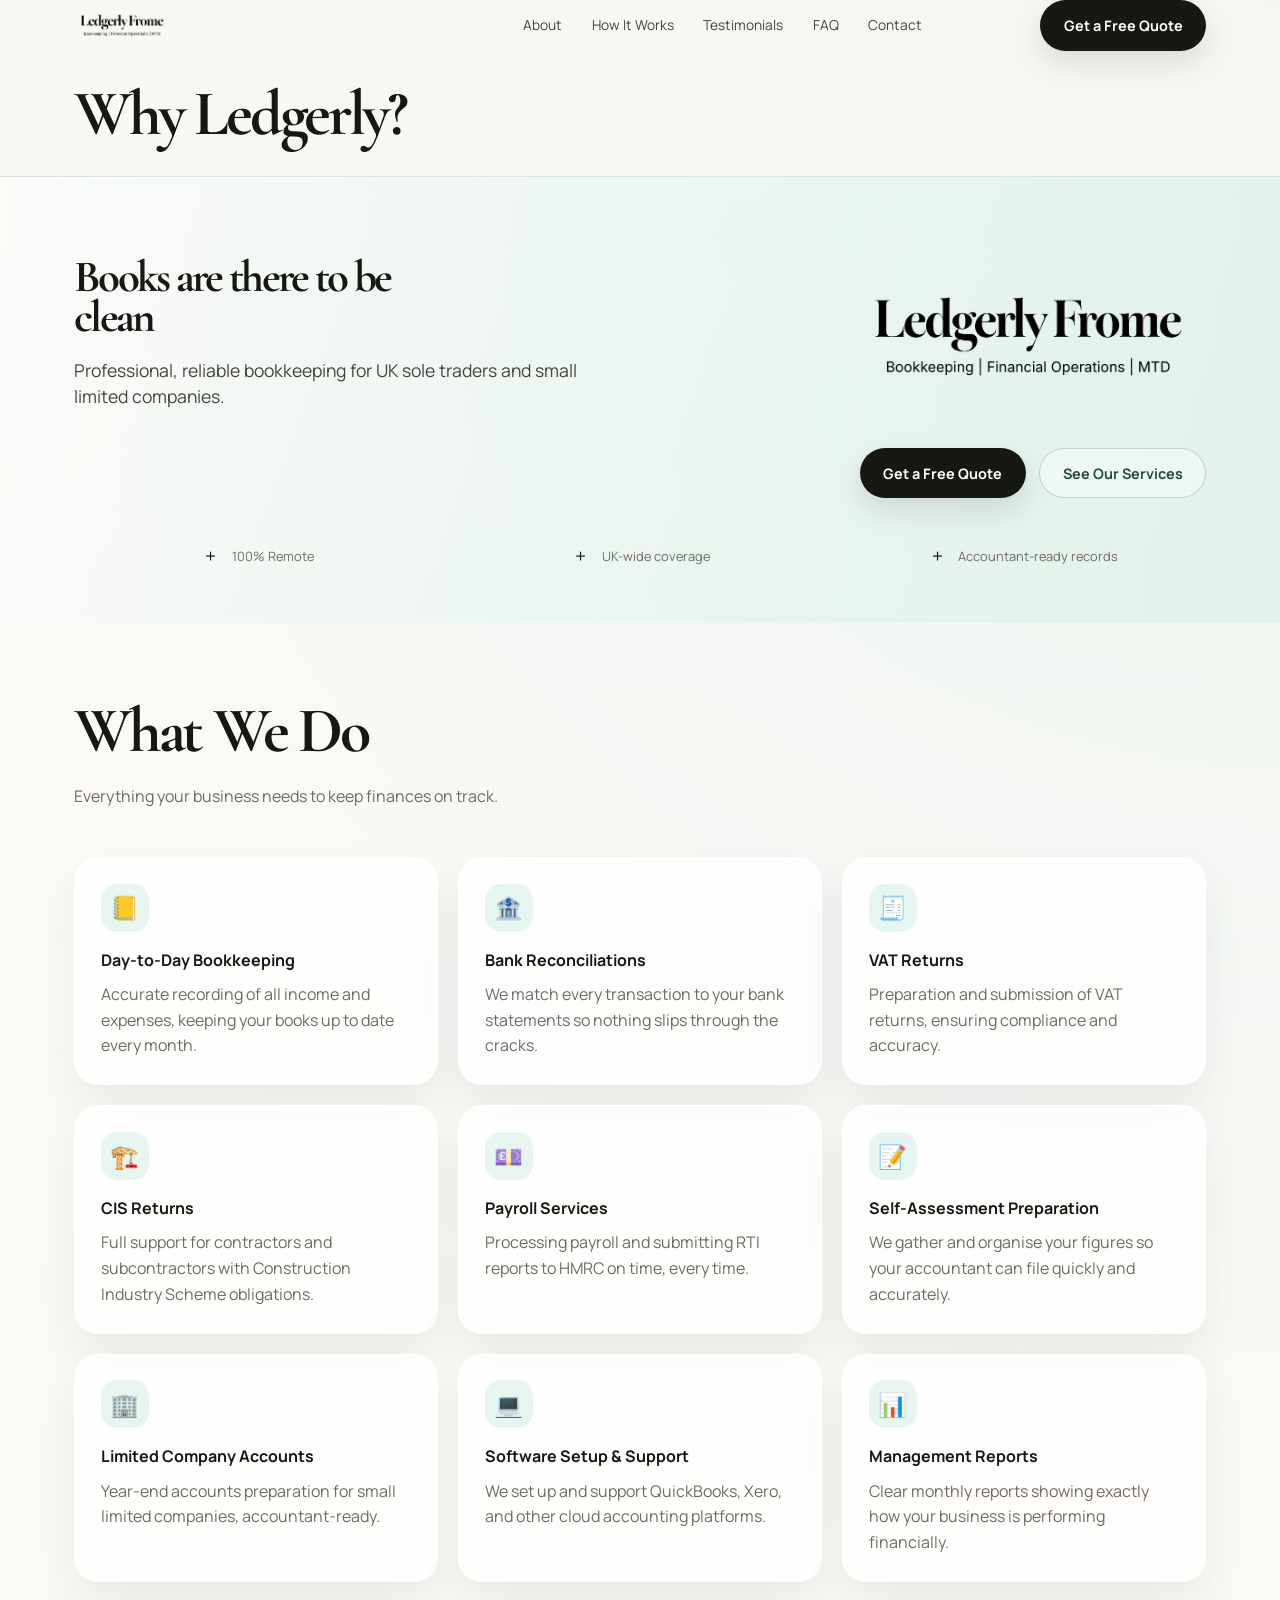
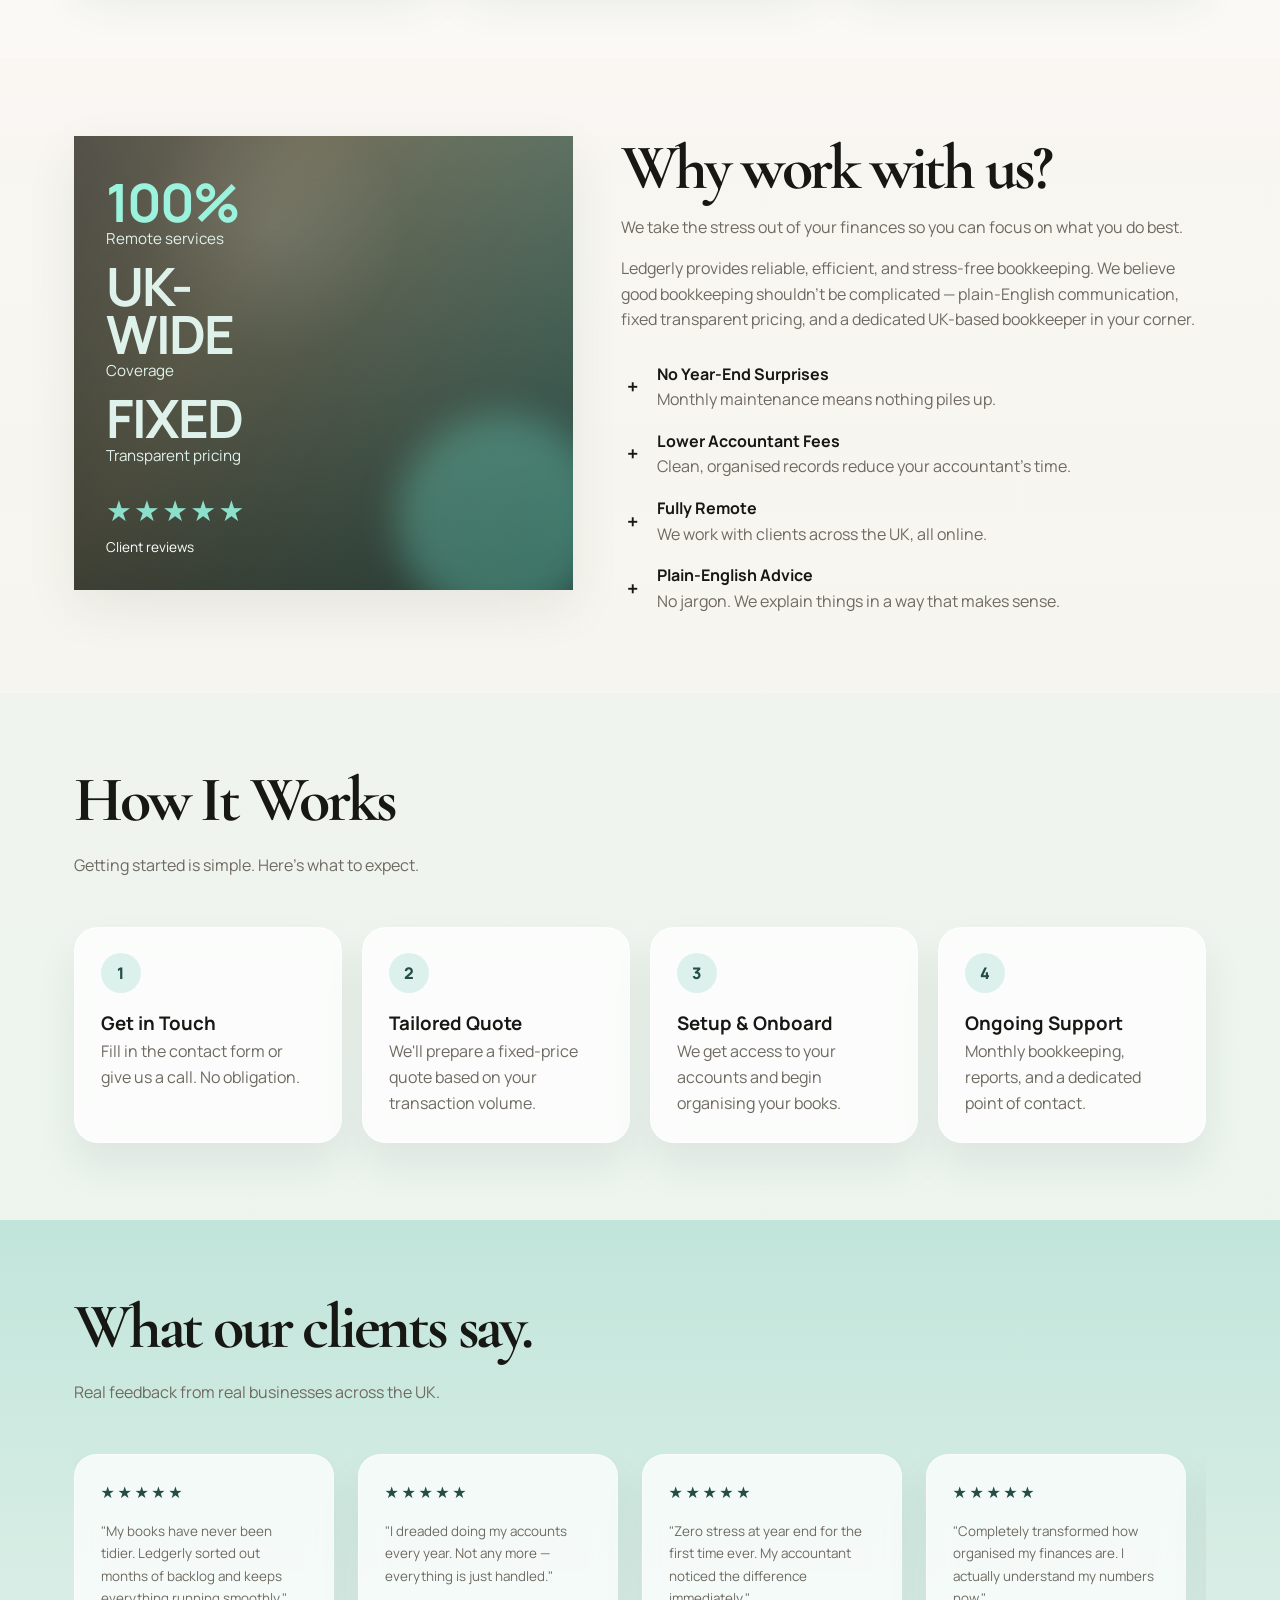
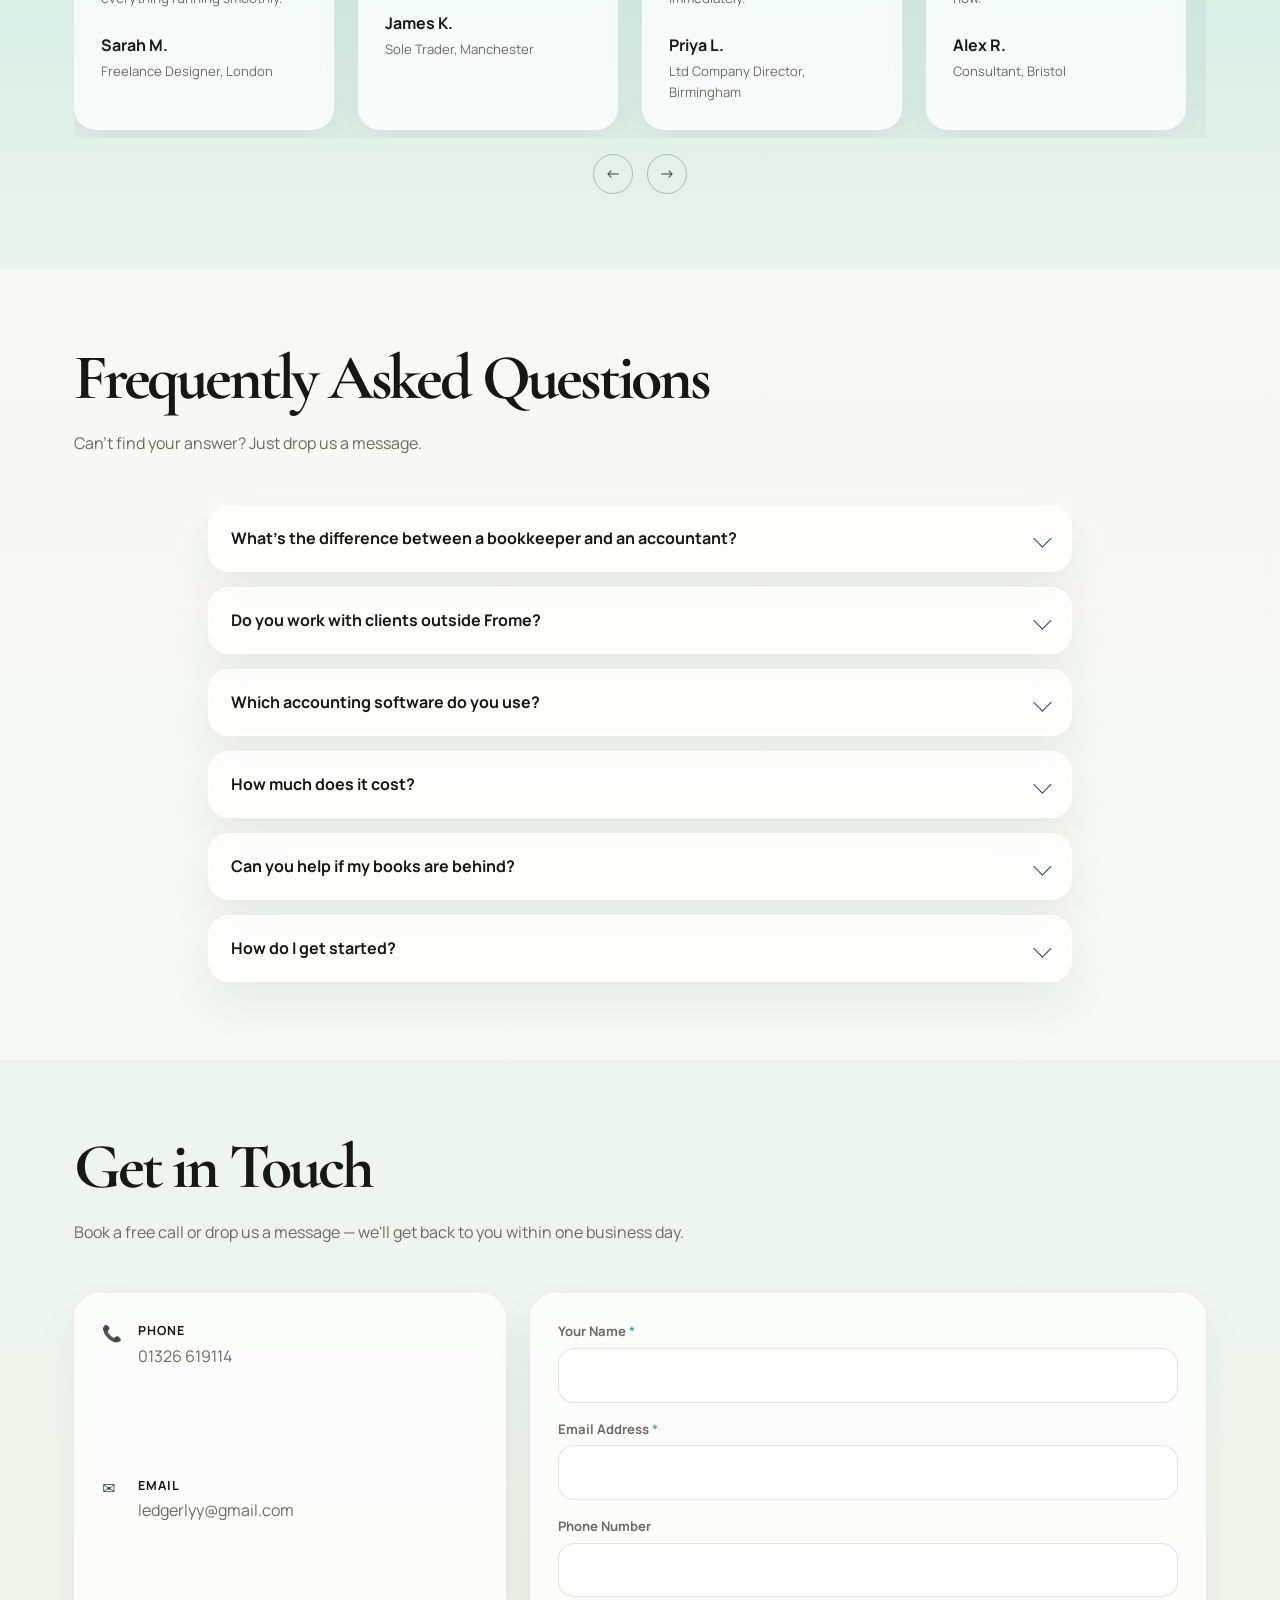
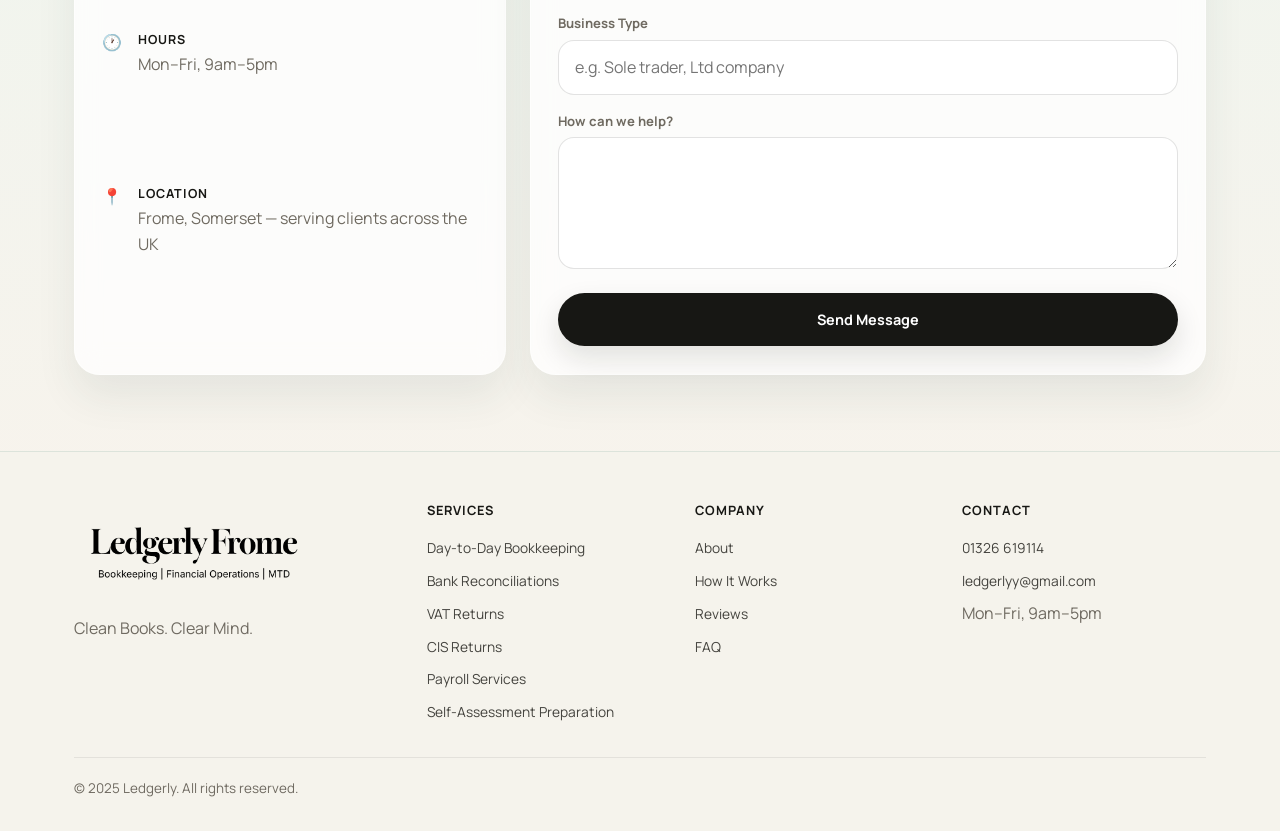
<file: index.html>
<!DOCTYPE html>
<html lang="en">
<head>
  <meta charset="UTF-8" />
  <meta name="viewport" content="width=device-width, initial-scale=1.0" />
  <title>Ledgerly — Professional Bookkeeping in Frome &amp; across the UK</title>
  <meta name="description" content="Reliable, remote bookkeeping for sole traders and small limited companies. Fixed-price packages. Based in Frome, Somerset." />
  <link rel="preconnect" href="https://fonts.googleapis.com" />
  <link rel="preconnect" href="https://fonts.gstatic.com" crossorigin />
  <link href="https://fonts.googleapis.com/css2?family=Cormorant+Garamond:wght@500;600;700&family=Manrope:wght@400;500;600;700;800&display=swap" rel="stylesheet" />
  <link rel="stylesheet" href="static/style.css" />
  <link rel="icon" type="image/x-icon" href="static/favicon.ico" />
  <link rel="apple-touch-icon" href="static/logo-icon.png" />
</head>
<body>

<!-- ── Navigation ──────────────────────────────────────────────────────── -->
<header class="nav" id="nav">
  <div class="container nav__inner">
    <a href="#" class="nav__logo">
      <img src="static/logo.png" alt="Ledgerly" class="nav__logo-img nav__logo-img--mark" />
    </a>
    <nav class="nav__links" aria-label="Main navigation">
      <a href="#about">About</a>
      <a href="#how-it-works">How It Works</a>
      <a href="#reviews">Testimonials</a>
      <a href="#faq">FAQ</a>
      <a href="#contact">Contact</a>
    </nav>
    <a href="#contact" class="btn btn-primary nav__cta">Get a Free Quote</a>
      <h2 class="section-heading">Why Ledgerly?</h2>
      <span></span><span></span><span></span>
    </button>
  </div>
  <div class="nav__mobile" id="mobile-menu" role="navigation" aria-label="Mobile navigation">
    <a href="#about">About</a>
    <a href="#how-it-works">How It Works</a>
    <a href="#reviews">Testimonials</a>
    <a href="#faq">FAQ</a>
    <a href="#contact">Contact</a>
    <a href="#contact" class="btn btn-primary">Get a Free Quote</a>
  </div>
</header>

<main>

<!-- ── Hero ────────────────────────────────────────────────────────────── -->
<section class="hero" id="hero">
  <div class="container hero__inner">
    <img src="static/logo.png" alt="Ledgerly" class="hero__brand-logo" data-edit-image="main_logo" />
    <div class="hero__content">
      <h1>Books are there to be clean</h1>
      <p class="hero__sub">Professional, reliable bookkeeping for UK sole traders and small limited companies.</p>
    </div>
    <aside class="hero__aside" aria-label="Business summary">
      <div class="hero__ctas">
        <a href="#contact" class="btn btn-primary" data-edit="hero_cta1_label" data-edit-href="hero_cta1_href">
          Get a Free Quote
        </a>
        <a href="#services" class="btn btn-secondary" data-edit="hero_cta2_label" data-edit-href="hero_cta2_href">
          See Our Services
        </a>
      </div>
    </aside>
  </div>
  <div class="container hero__badges">
    <span class="badge">100% Remote</span>
    <span class="badge">UK-wide coverage</span>
    <span class="badge">Accountant-ready records</span>
  </div>
</section>

<!-- ── Services ────────────────────────────────────────────────────────── -->
<section class="services" id="services">
  <div class="container">
    <div class="section-header">
      <h2 class="section-heading">What We Do</h2>
      <p class="section-sub">Everything your business needs to keep finances on track.</p>
    </div>
    <div class="services__grid">
      
      <article class="service-card">
        <div class="service-card__icon">📒</div>
        <h3>Day-to-Day Bookkeeping</h3>
        <p>Accurate recording of all income and expenses, keeping your books up to date every month.</p>
      </article>
      
      <article class="service-card">
        <div class="service-card__icon">🏦</div>
        <h3>Bank Reconciliations</h3>
        <p>We match every transaction to your bank statements so nothing slips through the cracks.</p>
      </article>
      
      <article class="service-card">
        <div class="service-card__icon">🧾</div>
        <h3>VAT Returns</h3>
        <p>Preparation and submission of VAT returns, ensuring compliance and accuracy.</p>
      </article>
      
      <article class="service-card">
        <div class="service-card__icon">🏗️</div>
        <h3>CIS Returns</h3>
        <p>Full support for contractors and subcontractors with Construction Industry Scheme obligations.</p>
      </article>
      
      <article class="service-card">
        <div class="service-card__icon">💷</div>
        <h3>Payroll Services</h3>
        <p>Processing payroll and submitting RTI reports to HMRC on time, every time.</p>
      </article>
      
      <article class="service-card">
        <div class="service-card__icon">📝</div>
        <h3>Self-Assessment Preparation</h3>
        <p>We gather and organise your figures so your accountant can file quickly and accurately.</p>
      </article>
      
      <article class="service-card">
        <div class="service-card__icon">🏢</div>
        <h3>Limited Company Accounts</h3>
        <p>Year-end accounts preparation for small limited companies, accountant-ready.</p>
      </article>
      
      <article class="service-card">
        <div class="service-card__icon">💻</div>
        <h3>Software Setup &amp; Support</h3>
        <p>We set up and support QuickBooks, Xero, and other cloud accounting platforms.</p>
      </article>
      
      <article class="service-card">
        <div class="service-card__icon">📊</div>
        <h3>Management Reports</h3>
        <p>Clear monthly reports showing exactly how your business is performing financially.</p>
      </article>
      
    </div>
  </div>
</section>

<!-- ── About ────────────────────────────────────────────────────────────── -->
<section class="about" id="about">
  <div class="container about__inner">
    <div class="about__visual" aria-hidden="true">
      <div class="about__panel">
        <div class="about__panel-glow"></div>
        <div class="about__stat about__stat--primary"><strong>100%</strong><span>Remote services</span></div>
        <div class="about__stat"><strong>UK-WIDE</strong><span>Coverage</span></div>
        <div class="about__stat"><strong>FIXED</strong><span>Transparent pricing</span></div>
        <div class="about__reviews">★★★★★ <span>Client reviews</span></div>
      </div>
    </div>
    <div class="about__text">
      <h2 class="section-heading">Why work with us?</h2>
      <p class="section-sub">We take the stress out of your finances so you can focus on what you do best.</p>
      <p class="about__body">Ledgerly provides reliable, efficient, and stress-free bookkeeping. We believe good bookkeeping shouldn&#39;t be complicated — plain-English communication, fixed transparent pricing, and a dedicated UK-based bookkeeper in your corner.</p>
      <ul class="about__points">
        
        <li class="about-point">
          <span class="about-point__icon">+</span>
          <div>
            <h4>No Year-End Surprises</h4>
            <p>Monthly maintenance means nothing piles up.</p>
          </div>
        </li>
        
        <li class="about-point">
          <span class="about-point__icon">+</span>
          <div>
            <h4>Lower Accountant Fees</h4>
            <p>Clean, organised records reduce your accountant&#39;s time.</p>
          </div>
        </li>
        
        <li class="about-point">
          <span class="about-point__icon">+</span>
          <div>
            <h4>Fully Remote</h4>
            <p>We work with clients across the UK, all online.</p>
          </div>
        </li>
        
        <li class="about-point">
          <span class="about-point__icon">+</span>
          <div>
            <h4>Plain-English Advice</h4>
            <p>No jargon. We explain things in a way that makes sense.</p>
          </div>
        </li>
        
      </ul>
    </div>
  </div>
</section>

<!-- ── How It Works ─────────────────────────────────────────────────────── -->
<section class="how-it-works" id="how-it-works">
  <div class="container">
    <div class="section-header">
      <h2 class="section-heading">How It Works</h2>
      <p class="section-sub">Getting started is simple. Here&#39;s what to expect.</p>
    </div>
    <div class="steps">
      
      <div class="step">
        <div class="step__num">1</div>
        <h3>Get in Touch</h3>
        <p>Fill in the contact form or give us a call. No obligation.</p>
      </div>
      
      <div class="step">
        <div class="step__num">2</div>
        <h3>Tailored Quote</h3>
        <p>We&#39;ll prepare a fixed-price quote based on your transaction volume.</p>
      </div>
      
      <div class="step">
        <div class="step__num">3</div>
        <h3>Setup &amp; Onboard</h3>
        <p>We get access to your accounts and begin organising your books.</p>
      </div>
      
      <div class="step">
        <div class="step__num">4</div>
        <h3>Ongoing Support</h3>
        <p>Monthly bookkeeping, reports, and a dedicated point of contact.</p>
      </div>
      
    </div>
  </div>
</section>

<!-- ── Reviews ──────────────────────────────────────────────────────────── -->
<section class="reviews" id="reviews">
  <div class="container">
    <div class="section-header">
      <h2 class="section-heading">What our clients say.</h2>
      <p class="section-sub">Real feedback from real businesses across the UK.</p>
    </div>
    <div class="reviews__carousel">
    <div class="reviews__track" id="reviews-track">
      
      <article class="review-card">
        <div class="review-card__stars">★★★★★</div>
        <p class="review-card__text">"My books have never been tidier. Ledgerly sorted out months of backlog and keeps everything running smoothly."</p>
        <div class="review-card__author">
          <strong>Sarah M.</strong>
          <span>Freelance Designer, London</span>
        </div>
      </article>
      
      <article class="review-card">
        <div class="review-card__stars">★★★★★</div>
        <p class="review-card__text">"I dreaded doing my accounts every year. Not any more — everything is just handled."</p>
        <div class="review-card__author">
          <strong>James K.</strong>
          <span>Sole Trader, Manchester</span>
        </div>
      </article>
      
      <article class="review-card">
        <div class="review-card__stars">★★★★★</div>
        <p class="review-card__text">"Zero stress at year end for the first time ever. My accountant noticed the difference immediately."</p>
        <div class="review-card__author">
          <strong>Priya L.</strong>
          <span>Ltd Company Director, Birmingham</span>
        </div>
      </article>
      
      <article class="review-card">
        <div class="review-card__stars">★★★★★</div>
        <p class="review-card__text">"Completely transformed how organised my finances are. I actually understand my numbers now."</p>
        <div class="review-card__author">
          <strong>Alex R.</strong>
          <span>Consultant, Bristol</span>
        </div>
      </article>
      
      <article class="review-card">
        <div class="review-card__stars">★★★★★</div>
        <p class="review-card__text">"Reduced my bookkeeping headaches massively. Highly recommended for any online business."</p>
        <div class="review-card__author">
          <strong>Emma T.</strong>
          <span>E-commerce Owner, Leeds</span>
        </div>
      </article>
      
      <article class="review-card">
        <div class="review-card__stars">★★★★★</div>
        <p class="review-card__text">"Clear pricing, responsive communication, and they really know their stuff with CIS."</p>
        <div class="review-card__author">
          <strong>Tom B.</strong>
          <span>Contractor, Edinburgh</span>
        </div>
      </article>
      
    </div>
    </div>
    <div class="reviews__controls" aria-label="Testimonial navigation">
      <button class="reviews__nav" type="button" data-review-scroll="prev" aria-label="Scroll testimonials left">←</button>
      <button class="reviews__nav" type="button" data-review-scroll="next" aria-label="Scroll testimonials right">→</button>
    </div>
  </div>
</section>

<!-- ── FAQ ──────────────────────────────────────────────────────────────── -->
<section class="faq" id="faq">
  <div class="container">
    <div class="section-header">
      <h2 class="section-heading">Frequently Asked Questions</h2>
      <p class="section-sub">Can&#39;t find your answer? Just drop us a message.</p>
    </div>
    <ul class="faq__list">
      
      <li class="faq-item">
        <button class="faq-item__q" aria-expanded="false">
          What&#39;s the difference between a bookkeeper and an accountant?
          <span class="arrow" aria-hidden="true"></span>
        </button>
        <div class="faq-item__a"><p>A bookkeeper records and organises your day-to-day financial transactions. An accountant typically uses that data to file tax returns and give strategic advice. We get your books in shape so your accountant can work faster (and cheaper).</p></div>
      </li>
      
      <li class="faq-item">
        <button class="faq-item__q" aria-expanded="false">
          Do you work with clients outside Frome?
          <span class="arrow" aria-hidden="true"></span>
        </button>
        <div class="faq-item__a"><p>Absolutely — we&#39;re fully remote and work with clients all across the UK. Everything is handled securely online.</p></div>
      </li>
      
      <li class="faq-item">
        <button class="faq-item__q" aria-expanded="false">
          Which accounting software do you use?
          <span class="arrow" aria-hidden="true"></span>
        </button>
        <div class="faq-item__a"><p>We primarily work with QuickBooks and Xero, but we&#39;re happy to work with your existing software or help you choose the right one.</p></div>
      </li>
      
      <li class="faq-item">
        <button class="faq-item__q" aria-expanded="false">
          How much does it cost?
          <span class="arrow" aria-hidden="true"></span>
        </button>
        <div class="faq-item__a"><p>Pricing is fixed and tailored to your business based on monthly transaction volume. We&#39;ll give you a clear quote before you commit — no hidden fees.</p></div>
      </li>
      
      <li class="faq-item">
        <button class="faq-item__q" aria-expanded="false">
          Can you help if my books are behind?
          <span class="arrow" aria-hidden="true"></span>
        </button>
        <div class="faq-item__a"><p>Yes — catch-up bookkeeping is something we do regularly. We&#39;ll work through the backlog and bring everything up to date.</p></div>
      </li>
      
      <li class="faq-item">
        <button class="faq-item__q" aria-expanded="false">
          How do I get started?
          <span class="arrow" aria-hidden="true"></span>
        </button>
        <div class="faq-item__a"><p>Simply fill in the contact form below or give us a call. We&#39;ll arrange a free, no-obligation chat to understand your needs.</p></div>
      </li>
      
    </ul>
  </div>
</section>

<!-- ── Contact ──────────────────────────────────────────────────────────── -->
<section class="contact" id="contact">
  <div class="container">
    <div class="section-header">
      <h2 class="section-heading">Get in Touch</h2>
      <p class="section-sub">Book a free call or drop us a message — we&#39;ll get back to you within one business day.</p>
    </div>
    <div class="contact__inner">

      <!-- Details -->
      <div class="contact__info">
        <div class="contact__detail">
          <span class="contact__detail-icon">📞</span>
          <div>
            <h4>Phone</h4>
            <a href="tel:01326619114">01326 619114</a>
          </div>
        </div>
        <div class="contact__detail">
          <span class="contact__detail-icon">✉️</span>
          <div>
            <h4>Email</h4>
            <a href="mailto:ledgerlyy@gmail.com">ledgerlyy@gmail.com</a>
          </div>
        </div>
        <div class="contact__detail">
          <span class="contact__detail-icon">🕐</span>
          <div><h4>Hours</h4><p>Mon–Fri, 9am–5pm</p></div>
        </div>
        <div class="contact__detail">
          <span class="contact__detail-icon">📍</span>
          <div><h4>Location</h4><p>Frome, Somerset — serving clients across the UK</p></div>
        </div>
      </div>

      <!-- Form -->
      
      
        
      
      <div class="contact__form">
        
          
        
        <form action="mailto:ledgerlyy@gmail.com" method="POST">
          <div class="form-group">
            <label for="name">Your Name <span style="color:var(--mint-500)">*</span></label>
            <input type="text" id="name" name="name" required />
          </div>
          <div class="form-group">
            <label for="email">Email Address <span style="color:var(--mint-500)">*</span></label>
            <input type="email" id="email" name="email" required />
          </div>
          <div class="form-group">
            <label for="phone">Phone Number</label>
            <input type="tel" id="phone" name="phone" />
          </div>
          <div class="form-group">
            <label for="business">Business Type</label>
            <input type="text" id="business" name="business" placeholder="e.g. Sole trader, Ltd company" />
          </div>
          <div class="form-group">
            <label for="message">How can we help?</label>
            <textarea id="message" name="message" rows="4"></textarea>
          </div>
          <button type="submit" class="btn btn-primary form-submit" style="width:100%;justify-content:center;padding:.9rem">
            Send Message
          </button>
        </form>
      </div>

    </div>
  </div>
</section>

</main>

<!-- ── Footer ───────────────────────────────────────────────────────────── -->
<footer class="footer">
  <div class="container">
    <div class="footer__inner">
      <div class="footer__brand">
        <img src="static/logo.png" alt="Ledgerly" class="footer__logo-img" />
        <p>Clean Books. Clear Mind.</p>
      </div>
      <div class="footer__col">
        <h4>Services</h4>
        <ul>
          
          <li><a href="#services">Day-to-Day Bookkeeping</a></li>
          
          <li><a href="#services">Bank Reconciliations</a></li>
          
          <li><a href="#services">VAT Returns</a></li>
          
          <li><a href="#services">CIS Returns</a></li>
          
          <li><a href="#services">Payroll Services</a></li>
          
          <li><a href="#services">Self-Assessment Preparation</a></li>
          
        </ul>
      </div>
      <div class="footer__col">
        <h4>Company</h4>
        <ul>
          <li><a href="#about">About</a></li>
          <li><a href="#how-it-works">How It Works</a></li>
          <li><a href="#reviews">Reviews</a></li>
          <li><a href="#faq">FAQ</a></li>
        </ul>
      </div>
      <div class="footer__col">
        <h4>Contact</h4>
        <ul>
          <li><a href="tel:01326619114">01326 619114</a></li>
          <li><a href="mailto:ledgerlyy@gmail.com">ledgerlyy@gmail.com</a></li>
          <li>Mon–Fri, 9am–5pm</li>
        </ul>
      </div>
    </div>
    <div class="footer__bottom">
      <p>© 2025 Ledgerly. All rights reserved.</p>
    </div>
  </div>
</footer>

<script src="static/script.js"></script>
</body>
</html>
</file>
<file: static/style.css>
/* Ledgerly — editorial cream and seafoam theme */

:root {
  --bg-page: #f7f3ec;
  --bg-soft: #edf7f2;
  --bg-transition-start: #fbf8f3;
  --bg-transition-end: #f2f7f2;
  --bg-card: rgba(255, 255, 255, 0.74);
  --bg-card-strong: rgba(255, 255, 255, 0.9);
  --ink-900: #171714;
  --ink-700: #44433e;
  --ink-500: #6f6a61;
  --line: rgba(23, 23, 20, 0.1);
  --mint-100: #dff1eb;
  --mint-200: #bfe5dc;
  --mint-400: #70bfae;
  --mint-500: #4fa896;
  --mint-700: #254c45;
  --white: #ffffff;
  --shadow-soft: 0 18px 48px rgba(31, 45, 39, 0.08);
  --shadow-card: 0 22px 40px rgba(38, 66, 58, 0.08);
  --radius-lg: 2rem;
  --radius-md: 1.25rem;
  --radius-pill: 999px;
  --max-w: 1180px;
  --transition: 0.22s ease;
  --font-body: 'Manrope', system-ui, sans-serif;
  --font-display: 'Cormorant Garamond', Georgia, serif;
}

*, *::before, *::after { box-sizing: border-box; margin: 0; padding: 0; }

html { scroll-behavior: smooth; }

body {
  font-family: var(--font-body);
  color: var(--ink-700);
  background:
    radial-gradient(circle at top right, rgba(111, 204, 183, 0.18), transparent 28%),
    linear-gradient(180deg, var(--bg-transition-start) 0%, #f7f4ee 30%, var(--bg-transition-end) 100%);
  line-height: 1.6;
  -webkit-font-smoothing: antialiased;
}

img { max-width: 100%; display: block; }
a { color: inherit; text-decoration: none; }
ul { list-style: none; }
button { cursor: pointer; border: none; background: none; font: inherit; }

.container {
  max-width: var(--max-w);
  margin-inline: auto;
  padding-inline: 1.5rem;
}

.section-heading {
  font-family: var(--font-display);
  font-size: clamp(2.4rem, 5vw, 4rem);
  line-height: 0.96;
  letter-spacing: -0.05em;
  color: var(--ink-900);
}

.section-sub {
  margin-top: 1rem;
  max-width: 48rem;
  color: var(--ink-500);
  font-size: 1rem;
}

.section-header {
  display: grid;
  gap: 0.4rem;
  margin-bottom: 3rem;
}

.btn {
  display: inline-flex;
  align-items: center;
  justify-content: center;
  min-height: 3rem;
  padding: 0.8rem 1.4rem;
  border-radius: var(--radius-pill);
  border: 1px solid transparent;
  font-size: 0.9rem;
  font-weight: 700;
  transition: transform var(--transition), background-color var(--transition), border-color var(--transition), color var(--transition), box-shadow var(--transition);
  white-space: nowrap;
}

.btn:hover {
  transform: translateY(-1px);
}

.btn-primary {
  background: var(--ink-900);
  color: var(--white);
  box-shadow: 0 12px 28px rgba(23, 23, 20, 0.12);
}

.btn-primary:hover {
  background: #000;
}

.btn-secondary {
  background: rgba(255, 255, 255, 0.4);
  border-color: rgba(23, 23, 20, 0.18);
  color: var(--mint-700);
}

.btn-secondary:hover {
  background: rgba(255, 255, 255, 0.68);
}

.nav {
  position: sticky;
  top: 0;
  z-index: 100;
  backdrop-filter: blur(14px);
  background: rgba(251, 248, 243, 0.82);
  border-bottom: 1px solid rgba(87, 143, 130, 0.18);
}

.nav__inner {
  display: grid;
  grid-template-columns: auto 1fr auto;
  align-items: center;
  gap: 2rem;
  min-height: 4.7rem;
}

.nav__logo {
  display: inline-flex;
  align-items: center;
}

.nav__logo-img {
  height: 38px;
  width: auto;
}

.nav__logo-img--mark {
  height: 42px;
}

.nav__links {
  display: flex;
  justify-content: center;
  gap: clamp(1rem, 2.3vw, 2rem);
}

.nav__links a,
.nav__mobile a,
.footer__col ul a {
  color: var(--ink-700);
  font-size: 0.86rem;
  transition: color var(--transition), opacity var(--transition);
}

.nav__links a:hover,
.nav__mobile a:hover,
.footer__col ul a:hover {
  color: var(--mint-700);
}

.nav__cta {
  justify-self: end;
}

.nav__hamburger {
  display: none;
  flex-direction: column;
  gap: 5px;
  justify-self: end;
}

.nav__hamburger span {
  width: 24px;
  height: 1.5px;
  border-radius: var(--radius-pill);
  background: var(--ink-900);
}

.nav__mobile {
  display: none;
  flex-direction: column;
  gap: 0.25rem;
  padding: 0 1.5rem 1.25rem;
  background: rgba(251, 248, 243, 0.96);
}

.nav__mobile.open { display: flex; }

.nav__mobile a {
  padding: 0.65rem 0;
}

.nav__mobile .btn {
  margin-top: 0.5rem;
  width: 100%;
}

.hero {
  position: relative;
  padding: 3rem 0 2.5rem;
  overflow: hidden;
}

.hero::before {
  content: "";
  position: absolute;
  inset: 0;
  background:
    radial-gradient(circle at 78% 35%, rgba(87, 188, 164, 0.28), transparent 0 22%),
    linear-gradient(110deg, rgba(255, 255, 255, 0.55), rgba(223, 241, 235, 0.82));
  pointer-events: none;
}

.hero__inner {
  position: relative;
  display: grid;
  grid-template-columns: minmax(0, 1.15fr) minmax(220px, 0.55fr);
  grid-template-areas:
    "content brand"
    "content aside";
  gap: 2rem;
  align-items: start;
  padding-block: 2rem 3rem;
}

.hero__content {
  grid-area: content;
  max-width: 42rem;
}

.hero__eyebrow {
  margin-bottom: 1.1rem;
  color: var(--ink-500);
  font-size: 0.8rem;
  letter-spacing: 0.08em;
  text-transform: uppercase;
}

.hero h1 {
  max-width: 12ch;
  font-family: var(--font-display);
  font-size: clamp(3.6rem, 8.8vw, 5.6rem);
  line-height: 0.9;
  letter-spacing: -0.06em;
  color: var(--ink-900);
}

.hero__sub {
  max-width: 34rem;
  margin-top: 1.2rem;
  color: var(--ink-700);
  font-size: clamp(1rem, 2.1vw, 1.1rem);
  line-height: 1.5;
}

.hero__ctas {
  display: flex;
  flex-wrap: wrap;
  gap: 0.85rem;
  margin-top: 2rem;
}

.hero__aside .hero__ctas {
  margin-top: 0;
  justify-content: center;
}

.hero__aside {
  grid-area: aside;
  align-self: start;
  justify-self: end;
  display: grid;
  justify-items: center;
  gap: 1.1rem;
  padding-top: 0.2rem;
  text-align: center;
}

.hero__brand-logo {
  grid-area: brand;
  width: clamp(170px, 20vw, 240px);
  justify-self: center;
}

.hero__aside-tagline {
  font-size: 0.72rem;
  letter-spacing: 0.06em;
  text-transform: uppercase;
  color: var(--ink-700);
}

.hero__badges {
  position: relative;
  display: grid;
  grid-template-columns: repeat(3, minmax(0, 1fr));
  gap: 1rem;
  padding-bottom: 1rem;
}

.badge {
  display: flex;
  align-items: center;
  justify-content: center;
  gap: 0.7rem;
  color: var(--ink-500);
  font-size: 0.8rem;
  text-align: center;
}

.badge::before {
  content: "+";
  display: inline-flex;
  align-items: center;
  justify-content: center;
  width: 1.25rem;
  height: 1.25rem;
  color: var(--ink-900);
  font-size: 1.2rem;
  line-height: 1;
}

.services,
.about,
.how-it-works,
.reviews,
.faq,
.contact {
  padding: 4.8rem 0;
}

.services {
  background: rgba(255, 255, 255, 0.38);
}

.services__grid {
  display: grid;
  grid-template-columns: repeat(3, minmax(0, 1fr));
  gap: 1.25rem;
}

.service-card,
.step,
.faq-item,
.contact__form,
.contact__info,
.review-card {
  background: var(--bg-card);
  border: 1px solid rgba(255, 255, 255, 0.58);
  box-shadow: var(--shadow-card);
  backdrop-filter: blur(12px);
}

.service-card {
  border-radius: 1.5rem;
  padding: 1.6rem;
  min-height: 100%;
}

.service-card__icon {
  display: inline-flex;
  align-items: center;
  justify-content: center;
  width: 3rem;
  height: 3rem;
  margin-bottom: 1rem;
  border-radius: 1rem;
  background: rgba(87, 188, 164, 0.14);
  font-size: 1.45rem;
}

.service-card h3,
.step h3,
.about-point h4,
.contact__detail h4,
.footer__col h4,
.review-card__author strong {
  color: var(--ink-900);
}

.service-card h3 {
  margin-bottom: 0.55rem;
  font-size: 1rem;
}

.service-card p,
.step p,
.about__body,
.about-point p,
.review-card__text,
.faq-item__a,
.contact__detail p,
.contact__detail a,
.footer__brand p,
.footer__bottom,
.footer__col ul,
.form-group label {
  color: var(--ink-500);
}

.about {
  background: linear-gradient(180deg, rgba(255, 255, 255, 0.25), rgba(255, 255, 255, 0.05));
}

.section-transition {
  background:
    radial-gradient(circle at 78% 35%, rgba(87, 188, 164, 0.28), transparent 0 22%),
    linear-gradient(110deg, #ffffff 0%, var(--section-transition-color, #edf7f2) 100%) !important;
}

.about__inner {
  display: grid;
  grid-template-columns: minmax(300px, 0.92fr) minmax(0, 1.08fr);
  gap: 3rem;
  align-items: center;
}

.about__visual {
  min-height: 30rem;
}

.about__panel {
  position: relative;
  display: grid;
  align-content: end;
  min-height: 100%;
  padding: 2rem;
  border-radius: 0;
  overflow: hidden;
  background:
    linear-gradient(180deg, rgba(0, 0, 0, 0.08), rgba(0, 0, 0, 0.52)),
    linear-gradient(135deg, rgba(61, 75, 74, 0.55), rgba(87, 188, 164, 0.42)),
    radial-gradient(circle at 40% 20%, rgba(255, 225, 200, 0.42), transparent 28%),
    linear-gradient(120deg, #7f6754 0%, #b78d67 32%, #49625e 100%);
  box-shadow: var(--shadow-soft);
}

.about__panel-glow {
  position: absolute;
  inset: auto -2rem -2rem auto;
  width: 13rem;
  height: 13rem;
  border-radius: 50%;
  background: rgba(111, 225, 199, 0.32);
  filter: blur(18px);
}

.about__stat {
  position: relative;
  z-index: 1;
  max-width: 11rem;
  margin-top: 0.7rem;
  color: var(--mint-100);
}

.about__stat strong {
  display: block;
  font-size: clamp(2.4rem, 5vw, 3.3rem);
  line-height: 0.9;
  letter-spacing: -0.04em;
}

.about__stat span {
  font-size: 0.95rem;
}

.about__stat--primary strong {
  color: #9bf3dd;
}

.about__reviews {
  position: relative;
  z-index: 1;
  margin-top: 1.2rem;
  color: #8ce0cb;
  font-size: 1.8rem;
  letter-spacing: 0.08em;
}

.about__reviews span {
  display: block;
  margin-top: 0.2rem;
  color: var(--white);
  font-size: 0.85rem;
  letter-spacing: 0;
}

.about__text .section-sub {
  margin-bottom: 1rem;
  max-width: 36rem;
}

.about__body {
  max-width: 38rem;
  margin-bottom: 1.8rem;
}

.about__points {
  display: grid;
  gap: 1rem;
}

.about-point {
  display: grid;
  grid-template-columns: 1.5rem 1fr;
  gap: 0.8rem;
}

.about-point__icon {
  display: inline-flex;
  align-items: center;
  justify-content: center;
  color: var(--ink-900);
  font-size: 1.25rem;
  font-weight: 700;
  line-height: 1.4;
}

.how-it-works {
  background: rgba(233, 245, 238, 0.58);
}

.steps {
  display: grid;
  grid-template-columns: repeat(4, minmax(0, 1fr));
  gap: 1.25rem;
}

.step {
  border-radius: 1.5rem;
  padding: 1.6rem;
}

.step__num {
  display: inline-flex;
  align-items: center;
  justify-content: center;
  width: 2.5rem;
  height: 2.5rem;
  margin-bottom: 1rem;
  border-radius: 50%;
  background: rgba(87, 188, 164, 0.18);
  color: var(--mint-700);
  font-weight: 800;
}

.reviews {
  background: linear-gradient(180deg, rgba(173, 223, 211, 0.72), rgba(223, 241, 235, 0.5));
}

.reviews__carousel {
  overflow: hidden;
}

.reviews__track {
  display: grid;
  grid-auto-flow: column;
  grid-auto-columns: minmax(260px, 1fr);
  gap: 1.5rem;
  overflow-x: auto;
  padding-bottom: 0.5rem;
  scroll-snap-type: x proximity;
  scrollbar-width: none;
}

.reviews__track::-webkit-scrollbar {
  display: none;
}

.review-card {
  min-height: 15rem;
  border-radius: 1.4rem;
  padding: 1.6rem;
  border: 1px solid rgba(255, 255, 255, 0.48);
  scroll-snap-align: start;
}

.review-card__stars {
  color: var(--mint-700);
  letter-spacing: 0.16em;
  font-size: 1rem;
}

.review-card__text {
  margin: 0.9rem 0 1.5rem;
  font-size: 0.84rem;
  line-height: 1.65;
}

.review-card__author span {
  display: block;
  margin-top: 0.15rem;
  color: var(--ink-500);
  font-size: 0.82rem;
}

.reviews__controls {
  display: flex;
  justify-content: center;
  gap: 0.9rem;
  margin-top: 1rem;
}

.reviews__nav {
  display: inline-flex;
  align-items: center;
  justify-content: center;
  width: 2.5rem;
  height: 2.5rem;
  border: 1px solid rgba(37, 76, 69, 0.3);
  border-radius: 50%;
  color: var(--mint-700);
  transition: background-color var(--transition), color var(--transition), transform var(--transition);
}

.reviews__nav:hover {
  background: rgba(87, 188, 164, 0.12);
}

.faq {
  background: rgba(255, 255, 255, 0.26);
}

.faq__list {
  max-width: 54rem;
  margin-inline: auto;
  display: grid;
  gap: 0.9rem;
}

.faq-item {
  border-radius: 1.3rem;
  overflow: hidden;
}

.faq-item__q {
  display: flex;
  align-items: center;
  justify-content: space-between;
  width: 100%;
  padding: 1.25rem 1.4rem;
  color: var(--ink-900);
  font-weight: 700;
  text-align: left;
}

.faq-item__q .arrow {
  width: 0.8rem;
  height: 0.8rem;
  border-right: 1.5px solid var(--mint-700);
  border-bottom: 1.5px solid var(--mint-700);
  transform: rotate(45deg);
  transition: transform var(--transition);
}

.faq-item.open .faq-item__q .arrow {
  transform: rotate(-135deg);
}

.faq-item__a {
  display: none;
  padding: 0 1.4rem 1.3rem;
}

.faq-item.open .faq-item__a {
  display: block;
}

.contact {
  background: linear-gradient(180deg, rgba(233, 245, 238, 0.72), rgba(247, 243, 236, 0.9));
}

.contact__inner {
  display: grid;
  grid-template-columns: minmax(240px, 0.78fr) minmax(0, 1.22fr);
  gap: 1.5rem;
}

.contact__info,
.contact__form {
  border-radius: 1.6rem;
  padding: 1.7rem;
}

.contact__info {
  display: grid;
  gap: 1.1rem;
}

.contact__detail {
  display: grid;
  grid-template-columns: 1.4rem 1fr;
  gap: 0.85rem;
}

.contact__detail-icon {
  color: var(--mint-700);
}

.contact__detail h4 {
  margin-bottom: 0.15rem;
  font-size: 0.78rem;
  letter-spacing: 0.08em;
  text-transform: uppercase;
}

.contact__detail a:hover {
  color: var(--mint-700);
}

.form-group {
  margin-bottom: 1rem;
}

.form-group label {
  display: block;
  margin-bottom: 0.35rem;
  font-size: 0.82rem;
  font-weight: 700;
}

.form-group input,
.form-group textarea {
  width: 100%;
  border: 1px solid rgba(23, 23, 20, 0.12);
  border-radius: 1rem;
  background: rgba(255, 255, 255, 0.85);
  padding: 0.85rem 1rem;
  color: var(--ink-900);
  font: inherit;
  outline: none;
  transition: border-color var(--transition), box-shadow var(--transition), background-color var(--transition);
}

.form-group input:focus,
.form-group textarea:focus {
  border-color: rgba(79, 168, 150, 0.7);
  box-shadow: 0 0 0 4px rgba(79, 168, 150, 0.12);
  background: rgba(255, 255, 255, 0.98);
}

.form-group textarea {
  min-height: 8rem;
  resize: vertical;
}

.form-submit {
  width: 100%;
}

.footer {
  padding: 3rem 0 2rem;
  border-top: 1px solid rgba(87, 143, 130, 0.16);
  background: rgba(247, 243, 236, 0.8);
}

.footer__inner {
  display: grid;
  grid-template-columns: 1.35fr 1fr 1fr 1fr;
  gap: 1.5rem;
}

.footer__brand .nav__logo {
  margin-bottom: 0.65rem;
  color: var(--ink-900);
  font-family: var(--font-display);
  font-size: 2rem;
}

.footer__logo-img {
  width: clamp(160px, 20vw, 240px);
  margin-bottom: 0.65rem;
}

.footer__col h4 {
  margin-bottom: 0.9rem;
  font-size: 0.8rem;
  letter-spacing: 0.08em;
  text-transform: uppercase;
}

.footer__col ul {
  display: grid;
  gap: 0.45rem;
}

.footer__bottom {
  margin-top: 2rem;
  padding-top: 1.25rem;
  border-top: 1px solid rgba(23, 23, 20, 0.08);
  font-size: 0.84rem;
}

@media (min-width: 981px) {
  .hero__brand-logo {
    width: clamp(340px, 40vw, 480px);
  }

  .hero h1 {
    max-width: 16ch;
    font-size: clamp(1.8rem, 4.4vw, 2.8rem);
  }

  .hero__sub {
    font-size: clamp(1rem, 2.1vw, 1.1rem);
  }
}

@media (max-width: 980px) {
  .nav__logo-img--mark {
    height: 28px;
  }

  .nav__inner {
    grid-template-columns: auto 1fr auto auto;
  }

  .nav__links,
  .nav__cta {
    display: none;
  }

  .nav__hamburger {
    display: flex;
  }

  .hero__inner,
  .about__inner,
  .contact__inner,
  .footer__inner {
    grid-template-columns: 1fr;
  }

  .hero__inner {
    grid-template-areas:
      "brand"
      "content"
      "aside";
  }

  .hero__aside {
    justify-items: start;
    justify-self: start;
    text-align: left;
  }

  .hero__brand-logo {
    justify-self: start;
  }

  .hero__aside .hero__ctas {
    justify-content: flex-start;
  }

  .services__grid,
  .steps {
    grid-template-columns: repeat(2, minmax(0, 1fr));
  }

  .about__visual {
    min-height: 24rem;
  }

  .footer__inner {
    gap: 2rem;
  }
}

@media (max-width: 700px) {
  .hero {
    padding-top: 1.6rem;
  }

  .hero__inner {
    padding-block: 1.5rem 2.5rem;
  }

  .hero__inner.hero__inner--no-copy {
    gap: 0.7rem;
  }

  .hero__inner.hero__inner--mobile-no-copy {
    gap: 0.7rem;
  }

  .hero__inner.hero__inner--mobile-no-copy .hero__content {
    display: none;
  }

  .hero__aside {
    justify-items: center;
    justify-self: center;
    text-align: center;
  }

  .hero__inner.hero__inner--no-copy .hero__aside {
    margin-top: 0;
  }

  .hero__inner.hero__inner--mobile-no-copy .hero__aside {
    margin-top: 0;
  }

  .hero__aside .hero__ctas {
    justify-content: center;
  }

  .hero__brand-logo {
    justify-self: center;
    width: clamp(265px, 31.25vw, 375px);
  }

  .hero h1 {
    font-size: clamp(1.8rem, 4.4vw, 2.8rem);
  }

  .hero__sub {
    font-size: clamp(0.5rem, 1.05vw, 0.55rem);
  }

  .hero h1,
  .section-heading {
    max-width: none;
  }

  .hero__badges,
  .services__grid,
  .steps {
    grid-template-columns: 1fr;
  }

  .hero__ctas {
    flex-direction: row;
    justify-content: flex-start;
  }

  .reviews__track {
    grid-auto-columns: 85%;
  }
}

@media (max-width: 480px) {
  .container {
    padding-inline: 1rem;
  }

  .services,
  .about,
  .how-it-works,
  .reviews,
  .faq,
  .contact {
    padding: 3.8rem 0;
  }

  .about__panel,
  .contact__info,
  .contact__form,
  .service-card,
  .step,
  .review-card {
    padding: 1.3rem;
  }
}
</file>
